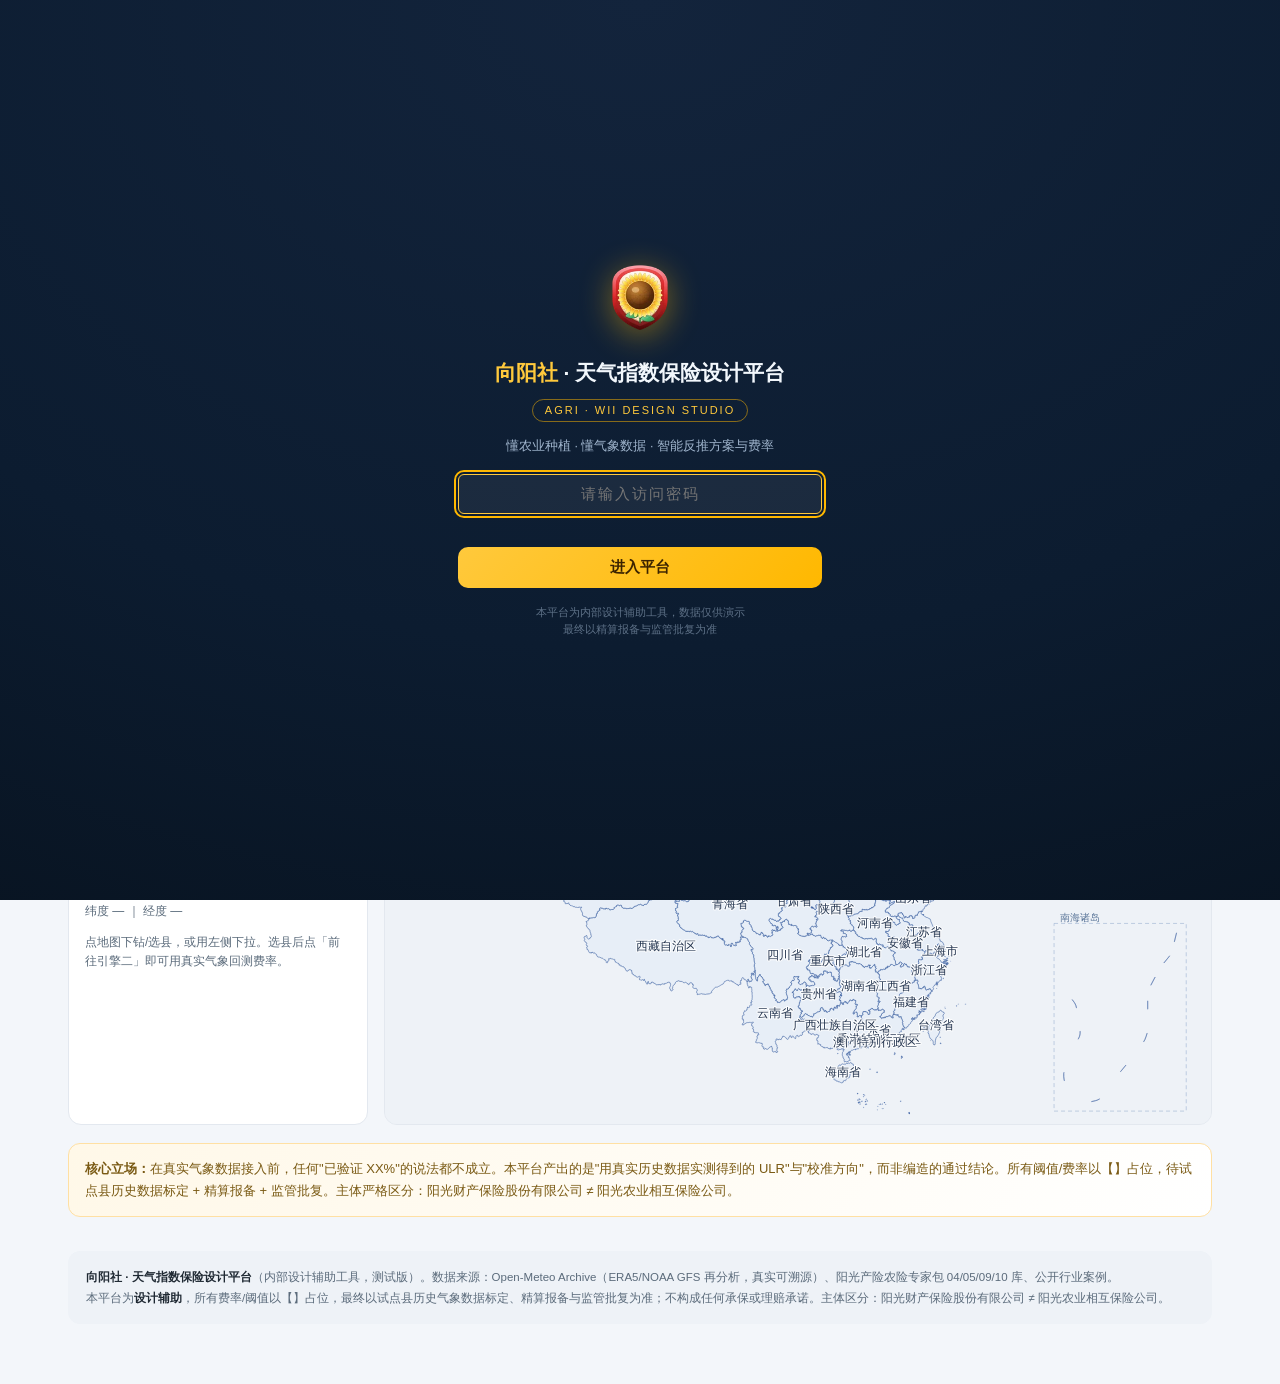
<file: index.html>
<!DOCTYPE html>
<html lang="zh-CN">
<head>
<meta charset="utf-8">
<meta name="viewport" content="width=device-width,initial-scale=1,viewport-fit=cover">
<title>向阳社 · 天气指数保险设计平台</title>
<meta name="description" content="懂农业种植、懂气象数据：需求反推保险方案、方案测算保险费率">
<link rel="stylesheet" href="assets/css/app.css">
<!-- 访问门禁（须最先加载，登录前挡住页面） -->
<script src="assets/js/gate.js"></script>
<style id="cm-style">
.cropmap{border:1px solid #2c3e50;border-radius:8px;padding:10px 12px;background:#12181f;color:#dfe6ee;font-size:13px}
.cm-head{font-weight:700;font-size:14px;margin-bottom:4px;color:#fff}
.cm-sum{font-weight:400;color:#7fb3d5;font-size:12px;margin-left:8px}
.cm-note{color:#9aa7b4;font-size:12px;margin-bottom:8px;line-height:1.5}
.cm-table{width:100%;border-collapse:collapse;font-size:12px}
.cm-table th{text-align:left;padding:4px 6px;border-bottom:1px solid #34495e;color:#8fa5b8;font-weight:600}
.cm-table td{padding:3px 6px;border-bottom:1px solid #1e2730}
.cm-table tr.cm-ok td:nth-child(6){color:#58d68d;font-weight:700}
.cm-table tr.cm-mid td:nth-child(6){color:#f5b041;font-weight:700}
.cm-table tr.cm-bad td:nth-child(6){color:#ec7063;font-weight:700}
.cm-table tr.cm-off td{color:#5d6d7e}
</style>
</head>
<body>

<header class="topbar">
  <div class="brand">
    <img class="brand-mark" src="assets/img/sunflower-logo.png" alt="向阳社">
    <div class="brand-txt">
      <div class="bn">向阳<em>社</em><span class="bn-sub"> · 天气指数保险设计平台</span></div>
      <div class="bs">Agri WII Design Studio · 懂种植 · 懂气象</div>
    </div>
  </div>
  <nav class="tabs">
    <div class="tab on" data-tab="overview"><span class="tb">总览</span></div>
    <div class="tab" data-tab="market"><span class="tb">行业方案库</span><b>2024-2025</b></div>
    <div class="tab" data-tab="reverse"><span class="tb">需求反推方案</span><b>引擎一</b></div>
    <div class="tab" data-tab="scheme"><span class="tb">方案设计器</span><b>一键成案</b></div>
    <div class="tab" data-tab="rate"><span class="tb">方案测算费率</span><b>引擎二</b></div>
    <div class="tab" data-tab="scenario"><span class="tb">需求场景</span><b>工作台</b></div>
    <div class="tab" data-tab="map"><span class="tb">选点地图</span><b>县级</b></div>
    <div class="tab" data-tab="method"><span class="tb">设计方法论</span></div>
  </nav>
  <div class="top-right">
    <span class="badge-ver">内部设计辅助</span>
    <div class="clock"><span id="clock-date">—</span><b id="clock-time">—</b></div>
    <button class="btn-exit" id="btn-exit" type="button">退出</button>
  </div>
</header>

<div class="main">

  <!-- ========== 总览 ========== -->
  <section class="view on" id="v-overview">
    <div class="hero">
      <h1>把<em>多年气象</em>与<em>作物物候</em>，变成可落地的天气指数保险方案</h1>
      <p>平台围绕两大核心能力构建：① 输入关键需求，反推指数类型、物候窗口、触发阈值与分段赔付函数；② 输入具体方案，调用真实历史气象回测终极赔付率(ULR)与 Bootstrap 费率区间。懂农业种植、懂气象数据，是设计辅助而非精算替代。</p>
      <div class="hero-tags">
        <span class="hero-tag">14 类作物物候 × 灾害耐受</span>
        <span class="hero-tag">6 类气象指数模板</span>
        <span class="hero-tag">6 类业务需求场景</span>
        <span class="hero-tag">全国县级合规边界（DataV 秒开）</span>
        <span class="hero-tag">一键方案设计器</span>
        <span class="hero-tag">Open-Meteo 真实再分析气象</span>
        <span class="hero-tag">Bootstrap 费率区间</span>
        <span class="hero-tag">基差风险农时治理</span>
      </div>
    </div>

    <div class="engine-wrap" style="margin-top:22px">
      <div class="panel">
        <h3>引擎一 · 需求反推方案</h3>
        <div class="ph-sub">输入：作物 / 区域 / 灾害 / 保额与关键需求</div>
        <div class="scroll-note">输出：推荐指数类型、关键物候窗口、触发阈值、分段赔付函数、经验费率区间、基差治理建议。一键送入引擎二测算真实费率。</div>
        <div class="btn-row"><button class="btn primary" onclick="switchTab('reverse')">去反推方案 →</button></div>
      </div>
      <div class="panel">
        <h3>引擎二 · 方案测算费率</h3>
        <div class="ph-sub">输入：县区 / 保险期间 / 责任 / 触发阈值 / 分段赔付 / 保额</div>
        <div class="scroll-note">输出：真实历史回测的期望年赔付率、纯费率 Bootstrap 区间、建议综合费率、ULR 与校准建议、逐年赔付率图。数据真实可溯源（非模拟）。</div>
        <div class="btn-row"><button class="btn primary" onclick="switchTab('rate')">去测算费率 →</button></div>
      </div>
    </div>

    <div class="home-map-card">
      <div class="sec-h">业务区域选点地图（全国 · 合规边界）</div>
      <div class="sec-sub">省 → 市 → 县 下钻选点，自动取县级质心填入费率引擎。边界数据：DataV.GeoAtlas（基于国家基础地理信息标准），不依赖外部瓦片底图，秒开稳定。</div>
      <div class="map-wrap">
        <div class="map-side">
          <div class="field"><label>省</label><select id="hm-prov"><option>加载中…</option></select></div>
          <div class="field"><label>市</label><select id="hm-city"><option>—</option></select></div>
          <div class="field"><label>县 / 区</label><select id="hm-county"><option>—</option></select></div>
          <div class="map-sel">已选：<b id="hm-sel">未选择</b></div>
          <div class="map-coord">纬度 <span id="hm-lat">—</span> ｜ 经度 <span id="hm-lon">—</span></div>
          <div class="btn-row" id="hm-action" style="display:none"><button class="btn primary" onclick="switchTab('rate')">前往引擎二测算 →</button></div>
          <div class="scroll-note" id="home-map-status"></div>
          <div class="scroll-note">点地图下钻/选县，或用左侧下拉。选县后点「前往引擎二」即可用真实气象回测费率。</div>
        </div>
        <div class="map-main">
          <div class="map-toolbar"><button class="btn ghost sm" id="hm-back">返回上级</button></div>
          <canvas id="homemap" class="map-canvas"></canvas>
        </div>
      </div>
    </div>

    <div class="callout" style="margin-top:18px">
      <b>核心立场：</b>在真实气象数据接入前，任何"已验证 XX%"的说法都不成立。本平台产出的是"用真实历史数据实测得到的 ULR"与"校准方向"，而非编造的通过结论。所有阈值/费率以【】占位，待试点县历史数据标定 + 精算报备 + 监管批复。主体严格区分：阳光财产保险股份有限公司 ≠ 阳光农业相互保险公司。
    </div>
  </section>

  <!-- ========== 行业方案库 ========== -->
  <section class="view" id="v-market">
    <div class="sec-h">市面天气指数保险设计方案库</div>
    <div class="sec-sub">基于公开资料梳理（2024-2025 国内试点 + 印度 RWBCIS / 肯尼亚 / 墨西哥 等），用于对标与启发，非本公司产品承诺。</div>
    <div class="market-filter" id="market-filter">
      <label>范围 <select id="mf-scope">
        <option value="">全部</option><option value="国内">国内试点/政策</option><option value="国际">国际</option><option value="方法论">方法论</option></select></label>
      <label>关键词 <input id="mf-kw" type="text" placeholder="作物/灾害，如 水稻/连阴雨"></label>
      <span class="mf-count" id="mf-count"></span>
    </div>
    <div class="market-grid" id="market-grid"></div>
  </section>

  <!-- ========== 引擎一：需求反推方案 ========== -->
  <section class="view" id="v-reverse">
    <div class="sec-h">引擎一 · 需求反推保险方案</div>
    <div class="sec-sub">输入关键需求，反推可落地的天气指数保险方案（纯气象指数触发，遥感仅作校验/校准与佐证）。</div>
    <div class="engine-wrap">
      <div class="panel">
        <h3>关键需求输入</h3>
        <div class="ph-sub">越少信息也能反推；越具体反推越准</div>
        <div class="field"><label>作物</label><select id="rv-crop"></select></div>
        <div class="field"><label>区域气候带（选县自动匹配，亦可手选）</label><select id="rv-zone"></select></div>
        <div class="field"><label>目标区域（省 → 市 → 县，细分到县）</label>
          <div class="row3" style="margin-bottom:5px">
            <select id="rv-prov"><option value="">省</option></select>
            <select id="rv-city"><option value="">市</option></select>
            <select id="rv-county"><option value="">县/区</option></select>
          </div>
          <div class="scroll-note" id="rv-geo-status" style="margin-top:4px">选县后自动匹配气候带，坐标自动送入引擎二取该县真实历史气象</div>
        </div>
        <div class="field"><label>主要灾害（可多选 · 组合设计）</label>
          <div class="chips" id="rv-perils">
            <label class="chip"><input type="checkbox" value="drought" checked>干旱/亏缺</label>
            <label class="chip"><input type="checkbox" value="frost">低温霜冻</label>
            <label class="chip"><input type="checkbox" value="heat">高温热害</label>
            <label class="chip"><input type="checkbox" value="rainy">连阴雨渍涝</label>
            <label class="chip"><input type="checkbox" value="storm">暴雨洪涝</label>
            <label class="chip"><input type="checkbox" value="wind">大风倒伏</label>
          </div>
        </div>
        <div class="field"><label>方案类型（理赔阈值形态）</label><select id="rv-paytype">
          <option value="step">阶梯型理赔阈值（分档查表 · 市场主流）</option>
          <option value="linear">线性理赔阈值（触发→退出线性折算 · RWBCIS式）</option></select></div>
        <div class="field"><label>目标保额（元/亩）</label><input id="rv-sum" type="number" value="400" min="50" step="50"></div>
        <div class="field"><label>期望费率上限（%，可选）</label><input id="rv-cap" type="number" value="" min="0" step="0.5" placeholder="如 6"></div>
        <div class="field"><label>参保对象</label><select id="rv-insured">
          <option>小农户</option><option>种植大户/家庭农场</option><option>合作社/新型经营主体</option><option>制种/龙头企业</option></select></div>
        <div class="check"><input type="checkbox" id="rv-policy" checked><label for="rv-policy" style="margin:0">是否叠加政策性补贴框架</label></div>
        <div class="btn-row" style="margin-top:14px"><button class="btn primary" id="rv-go">反推方案</button>
          <button class="btn ghost" onclick="document.getElementById('reverse-out').style.display='none'">清空</button></div>
      </div>
      <div class="panel">
        <h3>反推结果</h3>
        <div class="ph-sub">方案默认阈值以【】占位，待历史气象标定</div>
        <div id="reverse-out" style="display:none"></div>
        <div id="reverse-empty" class="scroll-note">在左侧填写需求后点击「反推方案」。例如：水稻 + 长江中下游（可细分到县）+ 连阴雨（可多选灾害）+ 保额400 + 阶梯/线性，即可得到抽穗—灌浆窗口的连阴雨指数方案，附全生育期农事农时历与真实受灾机理。</div>
      </div>
    </div>
  </section>

  <!-- ========== 方案设计器 ========== -->
  <section class="view" id="v-scheme">
    <div class="sec-h">方案设计器 · 一键成案（反推 + 真实气象回测校准）</div>
    <div class="sec-sub">输入县（选县自动取县级质心坐标，气象回测走 Open-Meteo 真实再分析，约 25km 网格）、作物、主害/次害、物候窗口、保额与承保面积，平台自动反推指数方案并用历史气象回测校准费率，产出一份可导出/打印的天气指数保险方案。</div>
    <div class="rate-grid">
      <div class="panel">
        <h3>设计输入</h3>
        <div class="field"><label>目标县（选县自动取质心坐标，在线回测）</label>
          <select id="sd-county"><option value="">— 手动输入经纬度 —</option></select></div>
        <div class="row2" style="margin-bottom:10px">
          <div class="field" style="margin:0"><label>纬度(可覆盖)</label><input id="sd-lat" type="number" step="0.01" placeholder="如 29.47"></div>
          <div class="field" style="margin:0"><label>经度(可覆盖)</label><input id="sd-lon" type="number" step="0.01" placeholder="如 119.28"></div>
        </div>
        <div class="field"><label>作物</label><select id="sd-crop"></select>
          <div style="margin-top:6px"><button type="button" class="ghost sm" id="cm-toggle">查看 34 个作物能力总览 ▾</button></div>
        </div>
        <div id="crop-map" style="display:none;margin:10px 0 4px"></div>
        <div class="field"><label>主害风险</label><select id="sd-peril">
          <option value="drought">干旱/降水亏缺</option><option value="frost">低温霜冻</option>
          <option value="heat">高温热害</option><option value="rainy">连阴雨渍涝</option>
          <option value="storm">暴雨洪涝</option><option value="wind">大风倒伏</option></select></div>
        <div class="field"><label>次害风险（可选 · 多责合计）</label><select id="sd-peril2"></select></div>
        <div class="row2" style="margin-bottom:10px">
          <div class="field" style="margin:0"><label>窗口起(月/日)</label>
            <div style="display:flex;gap:6px"><input id="sd-m1" type="number" value="7" min="1" max="12" style="width:46%"><input id="sd-d1" type="number" value="1" min="1" max="31" style="width:46%"></div></div>
          <div class="field" style="margin:0"><label>窗口止(月/日)</label>
            <div style="display:flex;gap:6px"><input id="sd-m2" type="number" value="10" min="1" max="12" style="width:46%"><input id="sd-d2" type="number" value="15" min="1" max="31" style="width:46%"></div></div>
        </div>
        <div class="pheno-row">
          <button class="btn ghost sm" id="sd-pheno-btn" type="button">按物候推荐保险期间</button>
          <span class="pheno-hint" id="sd-pheno-hint">选好作物与主害后可一键按物候定窗口</span>
        </div>
        <div class="field"><label>目标保额（元/亩）</label><input id="sd-sum" type="number" value="400" min="50" step="50"></div>
        <div class="field"><label>承保面积（万亩，可选）</label><input id="sd-area" type="number" value="10" min="0" step="1"></div>
        <div class="sec-sub" style="margin-top:12px">或直接在地图上选县（省 → 市 → 县 下钻，点地图/下拉均可，自动回填经纬度与试点县）</div>
        <div class="map-wrap" style="margin-top:6px">
          <div class="map-side">
            <div class="field"><label>省</label><select id="sdm-prov"><option>加载中…</option></select></div>
            <div class="field"><label>市</label><select id="sdm-city"><option>—</option></select></div>
            <div class="field"><label>县 / 区</label><select id="sdm-county"><option>—</option></select></div>
            <div class="map-sel">已选：<b id="sdm-sel">未选择</b></div>
            <div class="map-coord">纬度 <span id="sdm-lat">—</span> ｜ 经度 <span id="sdm-lon">—</span></div>
            <div class="scroll-note" id="sdm-status"></div>
          </div>
          <div class="map-main">
            <div class="map-toolbar"><button class="btn ghost sm" id="sdm-back">返回上级</button></div>
            <canvas id="sdm-canvas" class="map-canvas"></canvas>
          </div>
        </div>
        <div class="field" style="margin-top:12px"><label>试算费率（%，可选）</label><input id="sd-trial" type="number" value="5" min="0" step="0.5" placeholder="用于算 ULR"></div>
        <div class="field"><label>绑定场景（可选）</label><select id="sd-scenario">
          <option value="">— 不绑定 —</option><option value="s1">s1 遴选/应标创新点</option><option value="s2">s2 县域特色险种立项</option>
          <option value="s3">s3 财政补贴与农户封顶</option><option value="s4">s4 基差风险评级治理</option>
          <option value="s5">s5 区域连片巨灾</option><option value="s6">s6 传统 vs 指数决策</option></select></div>
        <div class="btn-row" style="margin-top:14px"><button class="btn primary" id="sd-go">生成完整方案</button>
          <button class="btn ghost" id="sd-reset">清空</button></div>
      </div>
      <div class="panel">
        <h3>方案输出（可导出 JSON / 打印）</h3>
        <div class="ph-sub">反推方案 + 真实气象回测一键成案</div>
        <div id="scheme-out" style="display:none"></div>
        <div id="scheme-empty" class="scroll-note">在左侧填写设计输入后点击「生成完整方案」。可在地图上选县（自动取质心坐标与县名），或用顶部下拉选县；回测走 Open-Meteo 真实再分析气象，约数十秒。</div>
      </div>
    </div>
  </section>

  <!-- ========== 引擎二：方案测算费率 ========== -->
  <section class="view" id="v-rate">
    <div class="sec-h">引擎二 · 方案测算保险费率</div>
    <div class="sec-sub">输入具体方案，调用 Open-Meteo 真实历史气象回测 ULR，输出 Bootstrap 费率区间与校准建议。</div>
    <div class="preset-row">
      <button class="preset" id="preset-jiande">示例·建德晚稻连阴雨</button>
      <button class="preset" id="preset-gaotang">示例·高唐玉米高温</button>
      <button class="preset" id="preset-zhoukou">示例·周口小麦晚霜冻</button>
    </div>
    <div class="engine-wrap">
      <div class="panel">
        <h3>保险方案输入</h3>
        <div class="ph-sub">县区取真实坐标拉取历史气象</div>
        <div class="field"><label>县区 / 市（取坐标）</label><select id="rt-city"></select></div>
        <div class="field"><label>气象数据源</label><select id="rt-source">
          <option value="era5">ERA5 再分析（0.25°≈25km，四要素齐全）</option>
          <option value="era5land">ERA5-Land（0.1°≈11km，温度最优；降水走小时聚合）</option>
          <option value="power">NASA POWER（0.5°，GPCP 校正降水）</option>
          <option value="station">站点实测（需先导入 CSV）</option></select></div>
        <div class="callout" style="margin:6px 0 10px;font-size:12px">数据可信度三档自动判定：<b>E1 试算级</b>（单源未校正）→ <b>E2 参考级</b>（双源交叉 + 分位数映射校正）→ <b>E3 报送级</b>（导入站点实测 ≥20 年）。跑完回测在结果区标注等级与可用边界。</div>
        <div class="check" style="margin:2px 0 8px"><input type="checkbox" id="rt-qm" checked><label for="rt-qm" style="margin:0">启用逐月分位数映射校正（推荐 · 以 NASA POWER／GPCP 校正降水为参考，能校正尾部）</label></div>
        <div class="check" style="margin:2px 0 8px"><input type="checkbox" id="rt-proxy"><label for="rt-proxy" style="margin:0">启用县域多格点均值（5 点，降低单点采样误差）</label></div>
        <div class="field"><label>降水标量修正系数（粗调保留项 · 已启用分位数映射时保持 1.0）</label><input id="rt-pfac" type="number" step="0.01" value="1.0" min="0.5" max="1.5"></div>
        <div class="sec-sub" style="margin-top:12px">或直接在地图上选县（省 → 市 → 县 下钻，自动回填经纬度，替代下拉选市）</div>
        <div class="map-wrap" style="margin-top:6px">
          <div class="map-side">
            <div class="field"><label>省</label><select id="rtm-prov"><option>加载中…</option></select></div>
            <div class="field"><label>市</label><select id="rtm-city"><option>—</option></select></div>
            <div class="field"><label>县 / 区</label><select id="rtm-county"><option>—</option></select></div>
            <div class="map-sel">已选：<b id="rtm-sel">未选择</b></div>
            <div class="map-coord">纬度 <span id="rtm-lat">—</span> ｜ 经度 <span id="rtm-lon">—</span></div>
            <div class="scroll-note" id="rtm-status"></div>
          </div>
          <div class="map-main">
            <div class="map-toolbar"><button class="btn ghost sm" id="rtm-back">返回上级</button></div>
            <canvas id="rtm-canvas" class="map-canvas"></canvas>
          </div>
        </div>
        <div class="row2" style="margin-bottom:10px">
          <div class="field" style="margin:0"><label>手动纬度(覆盖)</label><input id="rt-lat" type="number" step="0.01" placeholder="如 29.47"></div>
          <div class="field" style="margin:0"><label>手动经度(覆盖)</label><input id="rt-lon" type="number" step="0.01" placeholder="如 119.28"></div>
        </div>
        <div class="field"><label>作物</label><select id="rt-crop"></select></div>
        <div class="field"><label>保险责任</label><select id="rt-peril"></select></div>
        <div class="field"><label>指数口径</label><select id="rt-idxtype">
          <option value="absolute">绝对阈值型（如 Tmin ≤ −3℃）</option>
          <option value="anomaly">距平降幅型（如较常年同期偏低 8–10℃）</option>
        </select></div>
        <div class="field"><label>方案类型</label><select id="rt-paytype">
          <option value="step">阶梯型理赔阈值（分档查表）</option>
          <option value="linear">线性理赔阈值（触发→封顶线性折算）</option>
        </select></div>
        <div class="check" style="margin:6px 0 10px"><input type="checkbox" id="rt-multi"><label for="rt-multi" style="margin:0">多责任合计（同县同作物多灾种逐年叠加封顶100%）</label></div>
        <div id="rt-multi-box" style="display:none">
          <div class="field"><label>次害责任</label><select id="rt-peril2"></select></div>
          <div class="field" id="rt-ratio2-box"><label>次害阶梯赔付比例表</label><div id="rt-ratio2"></div></div>
          <div class="field" id="rt-linear2-box" style="display:none"><label>次害线性赔付参数</label><div id="rt-linear2"></div></div>
        </div>
        <div class="field"><label>保险期间（月/日）</label>
          <div class="row4">
            <input id="rt-m1" type="number" min="1" max="12" placeholder="起月">
            <input id="rt-d1" type="number" min="1" max="31" placeholder="起日">
            <input id="rt-m2" type="number" min="1" max="12" placeholder="止月">
            <input id="rt-d2" type="number" min="1" max="31" placeholder="止日">
          </div>
        </div>
        <div class="pheno-row">
          <button class="btn ghost sm" id="rt-pheno-btn" type="button">按物候推荐保险期间</button>
          <span class="pheno-hint" id="rt-pheno-hint">选好作物与主害后可一键按物候定窗口</span>
        </div>
        <div class="field"><label>单位保额（元/亩）</label><input id="rt-sum" type="number" value="400" min="50" step="50"></div>
        <div class="row2" style="margin-bottom:10px">
          <div class="field" style="margin:0"><label>纯风险损失率（%，定价目标）</label><input id="rt-trial" type="number" value="5" min="0" step="0.5"></div>
          <div class="field" style="margin:0"><label>成本比例（%，可填）</label><input id="rt-cost" type="number" value="75" min="10" max="100" step="1"></div>
        </div>
        <div class="field"><label>保险费率（% = 纯风险损失率 ÷ 成本比例，自动）</label><input id="rt-prerate" type="text" readonly placeholder="自动计算"></div>
        <div class="field"><label>历史回测年数</label><select id="rt-years">
          <option value="10">10 年</option><option value="15">15 年</option><option value="20" selected>20 年</option><option value="25">25 年</option></select></div>
        <div class="field"><label>历史单产（可选 · 用于指数—产量 R² 与最优阈值标定）</label>
          <div class="btn-row" style="margin:4px 0 6px">
            <button class="btn ghost sm" id="rt-ytpl" type="button">下载单产模板 CSV</button>
            <label class="btn ghost sm" for="rt-yfile" style="cursor:pointer">导入 CSV</label>
            <input id="rt-yfile" type="file" accept=".csv,.txt" style="display:none">
          </div>
          <textarea id="rt-yield" rows="2" style="width:100%;font-size:12px" placeholder="导入后自动填充；也可直接粘贴单产值（逗号分隔，与回测年序同序，旧→新）"></textarea>
          <div id="rt-ycheck" class="ynote"></div>
        </div>
        <div class="field"><label>触发参数</label><div id="rt-peril-params"></div></div>
        <div class="field" id="rt-ratio-box"><label>阶梯赔付比例表（触发阈值 → 赔付占保额比例，分档查表）</label><div id="rt-ratio"></div></div>
        <div class="field" id="rt-linear-box" style="display:none"><label>线性赔付参数（起赔 → 全赔 连续线性折算，封顶 100%）</label><div id="rt-linear"></div></div>
        <div class="btn-row"><button class="btn primary" id="rt-run">运行回测</button>
          <button class="btn ghost" id="rt-reset">重置</button></div>
        <div class="scroll-note" style="margin-top:6px">需联网环境（Open-Meteo / NASA POWER 均支持跨域）。回测按年拉取真实气象；启用分位数映射时会额外标定 5 年参考序列，约数十秒。</div>
      </div>
      <div class="panel">
        <h3>费率回测结果</h3>
        <div class="ph-sub">真实气象回测 · 非模拟</div>
        <div id="rt-prog" style="display:none"></div>
        <div id="rate-out" style="display:none"></div>
        <div id="rate-empty" class="scroll-note">填入方案或点上方示例后点击「运行回测」。引擎会逐年拉取真实气象，按你的触发规则计算赔付率并 Bootstrap 出费率区间。</div>
      </div>
    </div>
  </section>

  <!-- ========== 选点地图（县级） ========== -->
  <section class="view" id="v-map">
    <div class="sec-h">县级选点地图（全国 · 合规边界）</div>
    <div class="sec-sub">省 → 市 → 县 三级下钻选取目标县区，自动填入「方案测算费率」经纬度；亦可在地图上点击取点。边界数据：DataV.GeoAtlas（基于国家基础地理信息标准），不依赖外部瓦片底图，秒开稳定。</div>
    <div class="map-wrap">
      <div class="map-side">
        <div class="field"><label>省</label><select id="mp-prov"><option>加载中…</option></select></div>
        <div class="field"><label>市</label><select id="mp-city"><option>—</option></select></div>
        <div class="field"><label>县 / 区</label><select id="mp-county"><option>—</option></select></div>
        <div class="map-sel">已选：<b id="mp-sel">未选择</b></div>
        <div class="map-coord">纬度 <span id="mp-lat">—</span> ｜ 经度 <span id="mp-lon">—</span></div>
        <div class="btn-row">
          <button class="btn primary" id="mp-apply">填入方案测算费率</button>
          <button class="btn ghost" id="mp-reset">清空</button>
        </div>
        <div class="scroll-note" id="map-status"></div>
        <div class="scroll-note">DataV 行政边界质心（GCJ-02）直接喂入 Open-Meteo（约 25km 网格）误差可忽略；精算报备仍须以县站观测标定。</div>
      </div>
      <div class="map-main">
        <div class="map-toolbar"><button class="btn ghost sm" id="mp-back">返回上级</button></div>
        <canvas id="pickmap" class="map-canvas"></canvas>
      </div>
    </div>
  </section>

  <!-- ========== 需求场景工作台 ========== -->
  <section class="view" id="v-scenario">
    <div class="sec-h">需求场景工作台</div>
    <div class="sec-sub">把工具嵌进阳光财险农险合伙人的真实业务动作。点场景卡片：遴选/特色立项会预填并反推方案；财政封顶/基差评级/区域巨灾/决策对照直接打开测算器。</div>
    <div class="scenario-cards" id="scenario-cards"></div>
    <div class="sc-stage" id="sc-stage"></div>
  </section>

  <!-- ========== 方法论 ========== -->
  <section class="view" id="v-method">
    <div class="sec-h">天气指数保险设计方法论（9 步流水线）</div>
    <div class="sec-sub">源自气象指数保险设计器方法论与农险专家包 04/05/09/10 库；纯气象指数导向，基差靠农时物候匹配治理。</div>
    <div class="callout">纯天气指数边界（刚性）：本品不采用产量/遥感双触发赔付条件，遥感仅作设计期校验/校准与对农户、监管的直观佐证。核心敌人是基差风险，治理主轴是农时物候精准匹配。</div>
    <div id="method-steps"></div>
    <div class="sec-h" style="margin-top:24px">灾害 → 指数 → 阈值方向 速查</div>
    <div class="res-block" style="background:#fff;border:1px solid var(--line);border-radius:12px;padding:14px 16px">
      <div class="rb-b"><table class="mini" id="method-quick"><tr><th>灾害</th><th>推荐指数</th><th>基准变量</th><th>阈值方向</th><th>卡点窗口</th></tr></table></div>
    </div>
    <div class="sec-h" style="margin-top:24px">政策合规锚定</div>
    <div class="res-block" style="background:#fff;border:1px solid var(--line);border-radius:12px;padding:14px 16px">
      <div class="rb-b">金发〔2024〕35号（双精准）/ 银保监规〔2023〕4号（精算规定）/ 银保监规〔2022〕4号（承保理赔办法）/ JR/T 0180-2019 / T/IAC CARMS 55—2025（起草单位为阳光农互，非阳光产险）。费率与阈值以【】占位，待试点县历史数据标定 + 监管批复；对外材料不夸大收益、不暗示"无灾返保费"等违规表述。</div>
    </div>
  </section>

  <footer class="foot">
    <b>向阳社 · 天气指数保险设计平台</b>（内部设计辅助工具，测试版）。数据来源：Open-Meteo Archive（ERA5/NOAA GFS 再分析，真实可溯源）、阳光产险农险专家包 04/05/09/10 库、公开行业案例。<br>
    本平台为<b>设计辅助</b>，所有费率/阈值以【】占位，最终以试点县历史气象数据标定、精算报备与监管批复为准；不构成任何承保或理赔承诺。主体区分：阳光财产保险股份有限公司 ≠ 阳光农业相互保险公司。
  </footer>

</div>

<!-- 脚本：知识库 → 引擎一/二 → 主控 -->
<script src="assets/js/knowledge.js"></script>
<script src="assets/js/crops-extra.js"></script>
<script src="assets/js/phenology.js"></script>
<script src="assets/js/pheno-data.js"></script>
<script src="assets/js/pheno-data-batchAB.js"></script>
<script src="assets/js/engine-reverse.js"></script>
<script src="assets/js/calibrate.js"></script>
<script src="assets/js/providers.js"></script>
<script src="assets/js/qc.js"></script>
<script src="assets/js/engine-rate.js"></script>
<script src="assets/js/map.js"></script>
<script src="assets/js/engine-scenario.js"></script>
<script src="assets/js/engine-scheme.js"></script>
<script src="assets/js/app.js"></script>

<script>
/* 【Service Worker 已停用】主动注销历史遗留的 SW 并清空缓存。
   曾因 SW 的缓存优先策略导致"服务端已修好、用户仍跑旧代码"，
   此处每次加载都执行一次注销，确保所有人拿到最新版本。 */
if ('serviceWorker' in navigator) {
  navigator.serviceWorker.getRegistrations().then(function (rs) {
    rs.forEach(function (r) { r.unregister(); });
  }).catch(function () { });
  if (window.caches && caches.keys) {
    caches.keys().then(function (ks) { ks.forEach(function (k) { caches.delete(k); }); }).catch(function () { });
  }
}
</script>
</body>
</html>
</file>
<file: assets/css/app.css>
:root{
  --navy:#0c1c30; --navy2:#12263f; --navy3:#1b3354;
  --gold:#FFC93C; --gold2:#FFB800; --gold-soft:#ffe6a3;
  --teal:#2e9b8b; --blue:#2f6fb0; --red:#c0392b; --org:#e0792e; --grn:#3b9b6b;
  --ink:#1f2933; --sub:#5b6b7b; --line:#e3e8ef; --bg:#f3f6fa; --card:#ffffff;
}
*{box-sizing:border-box;margin:0;padding:0}
html,body{height:100%}
body{font-family:-apple-system,BlinkMacSystemFont,"PingFang SC","Microsoft YaHei",sans-serif;
  background:var(--bg);color:var(--ink);line-height:1.6;-webkit-font-smoothing:antialiased}
a{color:var(--blue);text-decoration:none}

/* ---------- 门禁 ---------- */
#sfGate{position:fixed;inset:0;z-index:99999;background:radial-gradient(120% 120% at 50% 0%,#13243c 0%,#0c1c30 60%,#081320 100%);
  display:grid;place-items:center;font-family:inherit}
.gate-card{width:min(380px,calc(100% - 40px));text-align:center;padding:8px}
.gate-logo{width:72px;height:72px;filter:drop-shadow(0 6px 16px rgba(255,184,0,.45))}
.gate-title{color:var(--gold);font-size:21px;font-weight:800;margin:14px 0 6px}
.gate-title span{color:var(--gold)}
.gate-title .gate-sub{color:#f2f7fc;font-weight:600}
.gate-badge{display:inline-block;color:var(--gold);font-size:11px;letter-spacing:2px;border:1px solid rgba(255,184,0,.5);
  padding:2px 12px;border-radius:999px;margin-bottom:14px}
.gate-tip{color:#9fb4cc;font-size:12.5px;margin-bottom:18px}
.gate-input{width:100%;padding:11px 14px;border-radius:10px;border:1px solid rgba(120,170,220,.3);
  background:rgba(255,255,255,.06);color:#eef4fb;font-size:14.5px;outline:none;text-align:center;letter-spacing:2px}
.gate-input:focus{border-color:var(--gold)}
.gate-msg{color:#ff9090;font-size:12px;min-height:18px;margin-top:9px}
.gate-btn{width:100%;margin-top:6px;padding:11px;border-radius:10px;border:0;cursor:pointer;
  background:linear-gradient(135deg,var(--gold),var(--gold2));color:#3b2300;font-size:14.5px;font-weight:800}
.gate-btn:active{transform:translateY(1px)}
.gate-foot{color:#5d7086;font-size:10.5px;margin-top:16px;line-height:1.6}

/* ---------- 顶栏（深红横幅 · 参考农险预警平台风格） ---------- */
.topbar{position:sticky;top:0;z-index:50;display:flex;align-items:center;gap:18px;
  background:linear-gradient(120deg,#8f1c22 0%,#a3242b 55%,#7c151b 100%);
  padding:0 18px;height:60px;box-shadow:0 2px 10px rgba(60,8,10,.35)}
.brand{display:flex;align-items:center;gap:11px;flex-shrink:0}
.brand-mark{width:40px;height:40px;border-radius:50%;background:#fff;padding:3px;
  box-shadow:0 0 0 2px rgba(255,255,255,.55),0 2px 8px rgba(40,5,8,.4);object-fit:contain}
.brand-txt .bn{color:var(--gold);font-size:16px;font-weight:800;letter-spacing:.5px}
.brand-txt .bn em{color:var(--gold);font-style:normal}
.brand-txt .bn .bn-sub{color:#fff;font-weight:600;letter-spacing:0}
.brand-txt .bs{color:rgba(255,255,255,.72);font-size:10.5px;letter-spacing:.5px}
.tabs{display:flex;gap:4px;margin-left:6px;flex:1;overflow-x:auto}
.tab{display:flex;flex-direction:column;align-items:center;justify-content:center;padding:6px 14px;border-radius:8px;
  color:rgba(255,255,255,.78);font-size:13px;cursor:pointer;white-space:nowrap;border:1px solid transparent;transition:.15s}
.tab b{font-size:9px;color:var(--gold);font-weight:600}
.tab:hover{background:rgba(255,255,255,.10);color:#fff}
.tab.on{background:rgba(255,255,255,.16);color:#fff;border-color:rgba(255,255,255,.45)}
.top-right{display:flex;align-items:center;gap:12px;flex-shrink:0}
.btn-exit{border:1px solid rgba(255,255,255,.65);background:rgba(255,255,255,.12);color:#fff;
  font-size:12.5px;font-weight:600;padding:5px 16px;border-radius:7px;cursor:pointer;transition:.15s;letter-spacing:1px}
.btn-exit:hover{background:#fff;color:#8f1c22}
.clock{color:#9fb4cc;font-size:12px;text-align:right;line-height:1.2}
.clock b{color:#fff;font-size:13px}
.badge-ver{background:#ff9d2e;color:#4a2500;font-size:11px;font-weight:700;padding:3px 10px;border-radius:999px;border:1px solid #ffb95e}

/* ---------- 视图 ---------- */
.main{max-width:1180px;margin:0 auto;padding:22px 18px 60px}
.view{display:none;animation:fade .25s ease}
.view.on{display:block}
@keyframes fade{from{opacity:0;transform:translateY(6px)}to{opacity:1;transform:none}}
.hero{background:linear-gradient(120deg,var(--navy2),var(--navy3));border-radius:16px;padding:26px 28px;color:#fff;position:relative;overflow:hidden}
.hero:after{content:"";position:absolute;right:-40px;top:-40px;width:200px;height:200px;
  background:radial-gradient(circle,rgba(255,201,60,.22),transparent 70%)}
.hero h1{font-size:24px;font-weight:800}
.hero h1 em{color:var(--gold);font-style:normal}
.hero p{color:#bcccdf;margin-top:8px;font-size:13.5px;max-width:680px}
.hero-tags{margin-top:16px;display:flex;gap:8px;flex-wrap:wrap}
.hero-tag{background:rgba(255,255,255,.08);border:1px solid rgba(255,255,255,.14);color:#dce6f2;
  font-size:12px;padding:5px 12px;border-radius:999px}

.sec-h{font-size:15px;font-weight:800;color:var(--ink);margin:26px 0 12px;display:flex;align-items:center;gap:8px}
.sec-h:before{content:"";width:4px;height:16px;background:var(--gold);border-radius:2px;display:inline-block}
.sec-sub{color:var(--sub);font-size:12.5px;margin:-6px 0 14px}

/* 引擎卡片 */
.engine-wrap{display:grid;grid-template-columns:340px 1fr;gap:18px}
@media(max-width:880px){.engine-wrap{grid-template-columns:1fr}}
.panel{background:var(--card);border:1px solid var(--line);border-radius:14px;padding:18px}
.panel h3{font-size:14px;margin-bottom:4px}
.panel .ph-sub{color:var(--sub);font-size:12px;margin-bottom:14px}
.field{margin-bottom:13px}
.field label{display:block;font-size:12px;color:var(--sub);margin-bottom:5px;font-weight:600}
.field input,.field select{width:100%;padding:9px 11px;border:1px solid var(--line);border-radius:9px;font-size:13.5px;
  background:#fbfdff;color:var(--ink);outline:none}
.field input:focus,.field select:focus{border-color:var(--gold)}
.row2{display:grid;grid-template-columns:1fr 1fr;gap:10px}
.row4{display:grid;grid-template-columns:repeat(4,1fr);gap:8px}
.btn{display:inline-block;padding:10px 16px;border-radius:10px;border:0;cursor:pointer;font-size:13.5px;font-weight:700}
.btn.primary{background:linear-gradient(135deg,var(--gold),var(--gold2));color:#3b2300}
.btn.primary:active{transform:translateY(1px)}
.btn.ghost{background:#eef2f7;color:var(--ink);border:1px solid var(--line)}
.btn-row{display:flex;gap:10px;margin-top:6px;flex-wrap:wrap}
.check{display:flex;align-items:center;gap:8px;font-size:13px;color:var(--ink);margin-top:4px}
.check input{width:auto}

/* 结果区 */
.res-head{font-size:16px;font-weight:800;color:var(--navy2);margin-bottom:14px;
  border-left:4px solid var(--gold);padding-left:10px}
.res-grid{display:grid;grid-template-columns:repeat(2,1fr);gap:12px;margin-bottom:14px}
@media(max-width:620px){.res-grid{grid-template-columns:1fr}}
.rc{background:#fbfdff;border:1px solid var(--line);border-radius:11px;padding:13px 14px}
.rc-t{font-size:12px;color:var(--sub);font-weight:600}
.rc-v{font-size:15.5px;font-weight:800;color:var(--navy2);margin:4px 0 3px}
.rc-s{font-size:12px;color:var(--sub);line-height:1.55}
.res-block{background:#fff;border:1px solid var(--line);border-radius:12px;padding:14px 16px;margin-bottom:12px}
.rb-h{font-size:13.5px;font-weight:800;color:var(--ink);margin-bottom:8px}
.rb-b{font-size:13px;color:#33414f;line-height:1.7}
.res-actions{display:flex;gap:10px;margin:14px 0 10px;flex-wrap:wrap}
.note-sm{font-size:11.5px;color:var(--sub);margin-top:8px;line-height:1.6;border-top:1px dashed var(--line);padding-top:7px}
.refrow{background:#fbfdff;border:1px solid var(--line);border-left:3px solid var(--gold);border-radius:9px;padding:9px 11px;margin-top:8px;font-size:12px;line-height:1.6;color:#33414f}
.refrow b{color:var(--navy2)}
.reftb{width:100%;border-collapse:collapse;font-size:11.5px;margin-bottom:5px}
.reftb th,.reftb td{border:1px solid var(--line);padding:5px 8px;text-align:left;vertical-align:top;line-height:1.55}
.reftb th{background:#f0f4f9;color:var(--navy2);font-weight:700;white-space:nowrap;width:86px}
.warn{background:#fff6e6;border:1px solid #ffe0a3;color:#9a6b16;border-radius:10px;padding:10px 12px;font-size:12.5px;margin-bottom:12px}

/* KPI */
.kpi-row{display:grid;grid-template-columns:repeat(4,1fr);gap:12px;margin-bottom:12px}
@media(max-width:760px){.kpi-row{grid-template-columns:repeat(2,1fr)}}
.kpi{background:#fff;border:1px solid var(--line);border-radius:12px;padding:13px 14px}
.kpi-t{font-size:11.5px;color:var(--sub);font-weight:600;line-height:1.4}
.kpi-v{font-size:19px;font-weight:800;color:var(--navy2);margin:5px 0 3px}
.kpi-s{font-size:11px;color:var(--sub);line-height:1.45}

/* 迷你表 */
table.mini{width:100%;border-collapse:collapse;font-size:12.5px;margin-top:4px}
table.mini th,table.mini td{border:1px solid var(--line);padding:6px 9px;text-align:left}
table.mini th{background:#f0f4f9;color:var(--sub);font-weight:600;width:55%}

/* 进度 */
#rt-prog{background:#fff;border:1px solid var(--line);border-radius:12px;padding:16px;margin-bottom:14px}
.prog-t{font-size:13px;font-weight:700;color:var(--navy2)}
.prog-bar{height:9px;background:#eef2f7;border-radius:999px;overflow:hidden;margin:10px 0 6px}
.prog-bar i{display:block;height:100%;width:0;background:linear-gradient(90deg,var(--gold),var(--gold2));transition:width .3s}
.prog-s{font-size:12px;color:var(--sub)}
.prog-err{color:var(--red);font-size:13px;line-height:1.7}

/* 费率表单专属 */
.rt-hint{font-size:12px;color:var(--sub);background:#f7fafc;border:1px solid var(--line);border-radius:9px;padding:9px 11px;margin-bottom:8px;line-height:1.6}
.rt-l{font-size:12.5px;color:var(--ink);display:flex;align-items:center;gap:8px;margin-bottom:8px}
.rt-i{width:84px;padding:7px 9px;border:1px solid var(--line);border-radius:8px;font-size:13px}
.rt-re-head{font-size:12px;color:var(--sub);font-weight:600;margin-bottom:7px}
.rt-re-row{display:flex;align-items:center;gap:7px;margin-bottom:6px}
.rt-arrow{color:var(--sub)}
.rt-del{background:#fdecea;color:var(--red);border:0;border-radius:7px;width:26px;height:26px;cursor:pointer;font-size:14px}
.rt-add{background:#eef2f7;color:var(--ink);border:1px solid var(--line);border-radius:8px;padding:6px 12px;cursor:pointer;font-size:12.5px;margin-top:2px}
.preset-row{display:flex;gap:8px;flex-wrap:wrap;margin-bottom:14px}
.preset{background:#fbfdff;border:1px dashed var(--teal);color:var(--teal);border-radius:9px;padding:7px 12px;font-size:12px;cursor:pointer;font-weight:600}
.preset:hover{background:#eefaf7}

/* 行业方案库 */
.market-grid{display:grid;grid-template-columns:repeat(2,1fr);gap:14px}
@media(max-width:760px){.market-grid{grid-template-columns:1fr}}
.mcard{background:#fff;border:1px solid var(--line);border-radius:13px;padding:15px 16px;transition:.15s}
.mcard:hover{box-shadow:0 4px 16px rgba(20,40,80,.08);border-color:#cfd9e6}
.mcard .mt{display:flex;align-items:center;gap:6px;margin-bottom:6px;flex-wrap:wrap}
.mtag{font-size:10.5px;font-weight:700;padding:2px 8px;border-radius:999px}
.mtag.dom{background:#fdeede;color:#b9722a}.mtag.intl{background:#e7f0fb;color:#2f6fb0}.mtag.met{background:#eef2f7;color:#5b6b7b}
.ptag{font-size:10px;font-weight:700;padding:2px 8px;border-radius:999px;white-space:nowrap}
.ptag.step{background:#eaf6f2;color:#2e9b8b}
.ptag.linear{background:#efe8f7;color:#7b54c4}
.mcard h4{font-size:14.5px;color:var(--navy2);flex:1;min-width:0}
.mcard .mo{font-size:11.5px;color:var(--sub);margin-bottom:8px}
.mcard .mk{font-size:12.5px;color:#33414f;line-height:1.65}
.mcard .mk b{color:var(--ink)}
.mcard .mn{font-size:11.5px;color:var(--sub);margin-top:7px;border-top:1px dashed var(--line);padding-top:7px;line-height:1.6}
.mdtoggle{margin-top:9px;background:#f3f6fa;border:1px solid var(--line);border-radius:8px;padding:5px 11px;font-size:11.5px;color:var(--navy2);cursor:pointer;font-weight:700}
.mdtoggle:hover{background:#eaf0f7}
.mdetail{margin-top:8px;background:#fbfdff;border:1px dashed var(--line);border-radius:9px;padding:10px 12px;font-size:12px;line-height:1.7;color:#33414f}
.mdetail .md-row{margin-bottom:8px}
.mdetail .md-row:last-child{margin-bottom:0}
.mdetail b{display:block;color:var(--navy2);margin-bottom:2px;font-size:11.5px}
.claimtb{width:100%;border-collapse:collapse;font-size:11.5px;margin-top:4px}
.claimtb th,.claimtb td{border:1px solid var(--line);padding:5px 8px;text-align:left;vertical-align:top;line-height:1.55}
.claimtb th{background:#f0f4f9;color:var(--navy2);font-weight:700;white-space:nowrap}
.claimtb td:first-child{color:var(--navy2);font-weight:600;white-space:nowrap}
.claimtb tr:nth-child(even) td{background:#f8fafc}
.claim-note{font-size:10.5px;color:var(--sub);margin-top:5px;line-height:1.5}

/* 方法论 */
.step{display:flex;gap:12px;background:#fff;border:1px solid var(--line);border-radius:11px;padding:12px 14px;margin-bottom:9px}
.step .sn{flex-shrink:0;width:30px;height:30px;border-radius:8px;background:var(--navy2);color:var(--gold);
  display:grid;place-items:center;font-weight:800;font-size:13px}
.step .st{font-size:13px;color:#33414f;line-height:1.6}
.callout{background:linear-gradient(120deg,#fff8e8,#fff);border:1px solid #ffe0a3;border-radius:12px;padding:14px 16px;font-size:13px;color:#7a5a14;line-height:1.7;margin-bottom:14px}

/* 页脚 */
.foot{margin-top:34px;background:#eef2f7;border-radius:12px;padding:16px 18px;font-size:11.5px;color:var(--sub);line-height:1.8}
.foot b{color:var(--ink)}
.scroll-note{font-size:12px;color:var(--sub);margin-bottom:10px}

/* 选点地图 */
.map-wrap{display:grid;grid-template-columns:300px 1fr;gap:16px;margin-top:6px}
.map-side{background:#fff;border:1px solid var(--line);border-radius:13px;padding:16px}
.map-side .field{margin-bottom:10px}
.map-sel{font-size:13px;margin:10px 0 4px;color:var(--ink)}
.map-sel b{color:var(--navy2)}
.map-coord{font-size:12px;color:var(--sub);margin-bottom:12px}
.map-main{position:relative;border:1px solid var(--line);border-radius:13px;overflow:hidden;background:#eef2f7}
.map-toolbar{display:flex;justify-content:flex-end;padding:7px 10px;background:#f7f9fc;border-bottom:1px solid var(--line)}
.map-canvas{width:100%;height:430px;display:block;cursor:pointer;background:#eef2f7;touch-action:manipulation}
.btn.sm{padding:5px 12px;font-size:12px}
.home-map-card{margin-top:20px}
@media(max-width:760px){.map-wrap{grid-template-columns:1fr}.map-canvas{height:320px}}

/* 行业方案库筛选 */
.market-filter{display:flex;align-items:center;gap:14px;flex-wrap:wrap;background:#fff;border:1px solid var(--line);
  border-radius:11px;padding:11px 14px;margin:12px 0 16px}
.market-filter label{font-size:12.5px;color:var(--sub);display:flex;align-items:center;gap:6px}
.market-filter select,.market-filter input{padding:6px 9px;border:1px solid var(--line);border-radius:8px;font-size:12.5px;color:var(--ink)}
.market-filter input{min-width:200px}
.mf-count{margin-left:auto;font-size:12px;color:var(--sub)}

/* 方法论速查表 */
#method-quick{width:100%;border-collapse:collapse;font-size:12.5px}
#method-quick th,#method-quick td{border:1px solid var(--line);padding:8px 10px;text-align:left;vertical-align:top}
#method-quick th{background:#f3f6fa;color:var(--navy2);font-weight:700}
#method-quick td{color:#33414f}

/* ============ 需求场景工作台 ============ */
.scenario-cards{display:grid;grid-template-columns:repeat(3,1fr);gap:14px;margin:14px 0 6px}
.scard{background:#fff;border:1px solid var(--line);border-radius:13px;padding:15px 16px;cursor:pointer;transition:.15s;display:flex;flex-direction:column;gap:7px}
.scard:hover{border-color:var(--navy2);box-shadow:0 6px 18px rgba(22,44,82,.10);transform:translateY(-2px)}
.sc-name{font-size:15px;font-weight:800;color:var(--navy2)}
.sc-scene{font-size:12.5px;color:var(--sub);line-height:1.6}
.sc-out{font-size:12.5px;color:#33414f;line-height:1.6;background:#f7f9fc;border-radius:8px;padding:8px 10px}
.sc-go{margin-top:auto;font-size:12.5px;font-weight:700;color:var(--gold);text-align:right}
.sc-stage{margin-top:18px}
.sc-panel{background:#fff;border:1px solid var(--line);border-radius:13px;padding:18px 20px}
.sc-ph{font-size:16px;font-weight:800;color:var(--navy2);margin-bottom:4px}
.sc-sub{font-size:12.5px;color:var(--sub);margin-bottom:14px;line-height:1.6}
.calc-grid{display:grid;grid-template-columns:repeat(2,1fr);gap:12px 18px}
.calc-grid .fld label{font-size:12px;color:var(--sub);display:block;margin-bottom:5px}
.calc-grid .fld input,.calc-grid .fld select{padding:7px 9px;border:1px solid var(--line);border-radius:8px;font-size:13px;color:var(--ink);width:100%;box-sizing:border-box}
.calc-grid .fld .row4{display:grid;grid-template-columns:repeat(4,1fr);gap:6px}
.county-chk{display:grid;grid-template-columns:repeat(3,1fr);gap:4px 14px;max-height:180px;overflow:auto;border:1px solid var(--line);border-radius:8px;padding:10px;background:#fbfcfe}
.cc-group{margin-bottom:8px}
.cc-prov{font-size:12px;font-weight:700;color:var(--navy2);margin-bottom:3px}
.cc-i{font-size:12.5px;color:#33414f;display:inline-flex;align-items:center;gap:4px;margin-right:12px}
.scn-list{margin:0;padding-left:20px;font-size:13px;color:#33414f;line-height:1.85}
.scn-list li{margin-bottom:5px}
.scn-list b{color:var(--navy2)}
.basis-box{border:1px solid var(--line);border-radius:11px;padding:14px 16px;margin-top:12px;background:#fbfcfe}
.basis-lv{display:inline-block;font-size:15px;font-weight:800;border-radius:8px;padding:5px 14px;color:#fff}
.lv-low{background:#2e7d32}.lv-mid{background:#c98a1a}.lv-high{background:#c0392b}
.basis-score{font-size:12.5px;color:var(--sub);margin:8px 0 10px}
.basis-gov{font-size:13px;color:#33414f;line-height:1.8}
.decision{width:100%;border-collapse:collapse;font-size:13px;margin-bottom:10px}
.decision th,.decision td{border:1px solid var(--line);padding:9px 11px;vertical-align:top;text-align:left;line-height:1.6}
.decision th{background:#f3f6fa;color:var(--navy2);font-weight:700}
.decision td.win{background:#f0f7f1;color:#2e7d32}
.decision td.lose{background:#fbf1f0;color:#b03a3a}
@media(max-width:760px){.scenario-cards{grid-template-columns:1fr}.calc-grid{grid-template-columns:1fr}.county-chk{grid-template-columns:repeat(2,1fr)}}

/* ---------- 引擎一：省→市→县级联 / 灾害多选 / 方案类型 ---------- */
.row3{display:grid;grid-template-columns:repeat(3,1fr);gap:6px}
.row3 select{width:100%}
.chips{display:flex;flex-wrap:wrap;gap:8px}
.chip{display:inline-flex;align-items:center;gap:5px;background:#f3f6fa;border:1px solid var(--line);
  border-radius:999px;padding:5px 11px;font-size:12.5px;color:var(--ink);cursor:pointer;user-select:none;transition:.15s}
.chip:hover{border-color:#cdd8e4}
.chip input{margin:0;accent-color:var(--gold2)}
.chip:has(input:checked){background:rgba(255,201,60,.16);border-color:rgba(255,201,60,.55);color:var(--navy2);font-weight:600}
.mech{margin:4px 0 0;padding-left:18px;font-size:12.5px;color:#3a4756;line-height:1.7}
.mech li{margin-bottom:3px}
.mini.wide{width:100%}

/* ---------- 打印（导出 PDF）：只保留当前视图正文，隐藏导航/地图/按钮 ---------- */
@media print{
  body{background:#fff}
  .topbar,.tabs,.foot,.badge-ver,.btn-exit,.clock{display:none!important}
  .map-wrap,.preset-row,.btn-row,.mdtoggle,.market-filter,.scenario-cards,.hero-tags{display:none!important}
  .main{max-width:none;padding:0 8px}
  .view{display:none!important}
  .view.on{display:block!important;animation:none}
  .panel,.res-block,.mcard,.kpi,.rc{border-color:#ccc;box-shadow:none}
  .kpi-row,.res-block,.mcard{break-inside:avoid}
  .map-canvas{display:none!important}
  a[href]:after{content:""}
}

/* ---------- 可访问性：键盘焦点反馈 ---------- */
:focus-visible{outline:2px solid var(--gold2);outline-offset:2px;border-radius:6px}
.tab:focus-visible{outline-offset:-2px}

/* ---------- 移动端：触摸区/顶栏/字号 ---------- */
@media(max-width:760px){
  .topbar{height:54px;gap:10px;padding:0 12px}
  .brand-txt .bs{display:none}
  .tab{padding:6px 9px}
  .tab b{display:none}
  .top-right{gap:8px}
  .clock{display:none}
  .kpi-v{font-size:17px}
  .field input,.field select,.rt-i{padding:11px 11px;font-size:15px}
}
@media(max-width:480px){
  .hero h1{font-size:20px}
  .sec-h{font-size:14px}
}

/* ---------- 数据凭证与证据等级（E1/E2/E3） ---------- */
.ev-card{background:var(--card)}
.ev-card .rb-h{display:flex;align-items:center;gap:10px;flex-wrap:wrap}
.ev-badge{display:inline-block;padding:2px 10px;border-radius:999px;color:#fff;
  font-size:11.5px;font-weight:800;letter-spacing:.4px;line-height:1.7}
.evtb{width:100%;border-collapse:collapse;font-size:12.5px;margin-top:2px}
.evtb tr:not(:last-child) td{border-bottom:1px dashed var(--line)}
.evtb td{padding:6px 8px;vertical-align:top}
.evtb td.evk{width:104px;flex-shrink:0;color:var(--sub);font-weight:700;white-space:nowrap}
.ev-use{margin-top:10px;padding:8px 10px;background:#f7fafd;border:1px solid var(--line);
  border-radius:8px;font-size:12.5px;color:var(--ink);line-height:1.75}
.ev-use b{color:var(--navy)}
.ev-why{margin-top:8px;font-size:12px;color:var(--sub)}
.ev-why ul{margin:4px 0 0 18px;padding:0}
.ev-why li{margin:1px 0}

/* ---------- 单产导入校验提示 ---------- */
.ynote{font-size:12px;margin-top:5px;line-height:1.7;color:var(--sub);min-height:0}
.ynote.ok{color:var(--grn);font-weight:600}
.ynote.warn{color:var(--org)}
.ynote.bad{color:var(--red);font-weight:600}
.ynote b{font-weight:800}
.ynote .wn{color:var(--org)}
.btn.sm{padding:5px 10px;font-size:12px;line-height:1.6}

/* ---------- 物候引擎：推荐窗口 / 物候日历 / 匹配度 ---------- */
.pheno-row{display:flex;align-items:center;gap:10px;flex-wrap:wrap;margin:0 0 12px}
.pheno-hint{font-size:12px;color:var(--sub);line-height:1.6;flex:1;min-width:160px}
.pheno-hint.ok{color:var(--grn);font-weight:600}
.pheno-hint.warn{color:var(--org)}
.pheno-hint.bad{color:var(--red);font-weight:600}

.pcal{width:100%;border-collapse:collapse;font-size:12.5px;margin-top:2px}
.pcal th{background:#f4f7fb;color:var(--navy);font-weight:700;text-align:left;padding:6px 8px;border-bottom:1px solid var(--line)}
.pcal td{padding:6px 8px;border-bottom:1px dashed var(--line);vertical-align:top}
.pcal tr.sens td{background:#fff7ea}
.pcal tr.sens td:first-child{box-shadow:inset 3px 0 0 var(--org)}
.pcal .pstage{font-weight:700;color:var(--ink);white-space:nowrap}
.pcal .pzone{color:var(--sub);font-size:11.5px;white-space:nowrap}
.pcal .pthr{color:var(--red);font-size:11.5px}
.pcal .pnone{color:#9aa8b6}
.pcal .pops{color:var(--sub);font-size:11.5px}

.mbar{display:flex;height:14px;border-radius:7px;overflow:hidden;background:#eef2f7;margin:6px 0 4px}
.mbar i{display:block;height:100%}
.mlegend{display:flex;gap:14px;flex-wrap:wrap;font-size:11.5px;color:var(--sub)}
.mlegend b{font-weight:700}
.mtotal{font-size:26px;font-weight:800;line-height:1.1}
.mgrade{display:inline-block;padding:1px 9px;border-radius:999px;color:#fff;font-size:11.5px;font-weight:800;margin-left:8px;vertical-align:middle}
.mdims{margin-top:8px;font-size:12px;color:var(--sub)}
.mdims div{margin:2px 0}
.madv{margin-top:8px;padding:8px 10px;border:1px solid var(--line);border-radius:8px;background:#fafcfe;font-size:12.5px}
.madv ul{margin:4px 0 0 16px}
</file>
